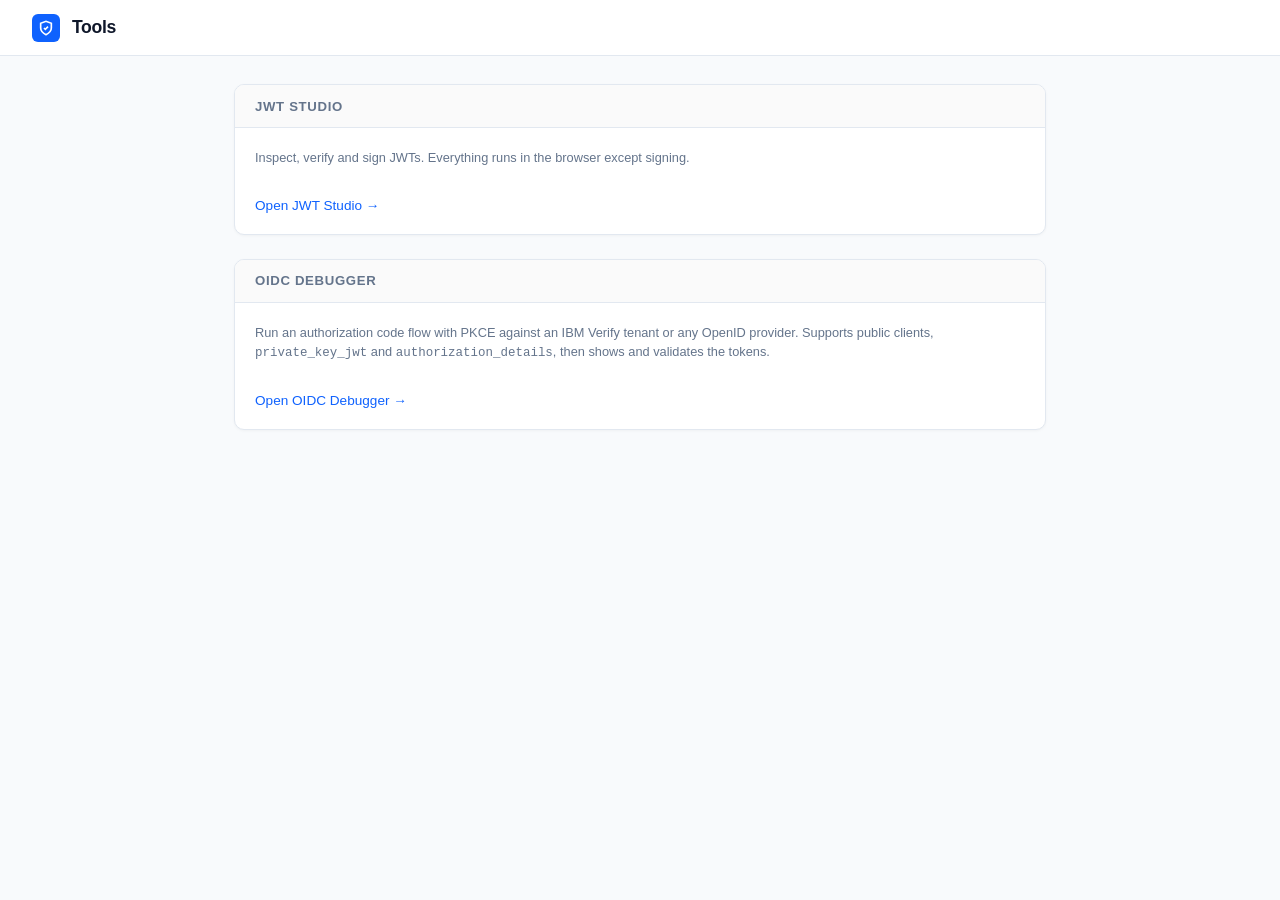
<file: static/index.html>
<!DOCTYPE html>
<html lang="en">
<head>
  <meta charset="UTF-8">
  <meta name="viewport" content="width=device-width, initial-scale=1.0">
  <title>Tools</title>
  <link rel="stylesheet" href="/static/studio.css">
</head>
<body>
  <header>
    <div class="brand">
      <div class="brand-icon">
        <svg width="16" height="16" viewBox="0 0 24 24" fill="none" stroke="currentColor" stroke-width="2.5"><path d="M12 22s8-4 8-10V5l-8-3-8 3v7c0 6 8 10 8 10z"/><path d="m9 12 2 2 4-4"/></svg>
      </div>
      <span>Tools</span>
    </div>
  </header>

  <main style="max-width: 860px;">
    <section class="card">
      <div class="card-head"><span class="card-title">JWT Studio</span></div>
      <div class="card-body">
        <p class="hint">Inspect, verify and sign JWTs. Everything runs in the browser except signing.</p>
        <p style="margin-top: 0.75rem;"><a class="brand-link" href="/jwt-studio">Open JWT Studio &rarr;</a></p>
      </div>
    </section>

    <section class="card">
      <div class="card-head"><span class="card-title">OIDC Debugger</span></div>
      <div class="card-body">
        <p class="hint">Run an authorization code flow with PKCE against an IBM Verify tenant or any OpenID provider. Supports public clients, <code>private_key_jwt</code> and <code>authorization_details</code>, then shows and validates the tokens.</p>
        <p style="margin-top: 0.75rem;"><a class="brand-link" href="/oidc-debugger">Open OIDC Debugger &rarr;</a></p>
      </div>
    </section>
  </main>
</body>
</html>
</file>
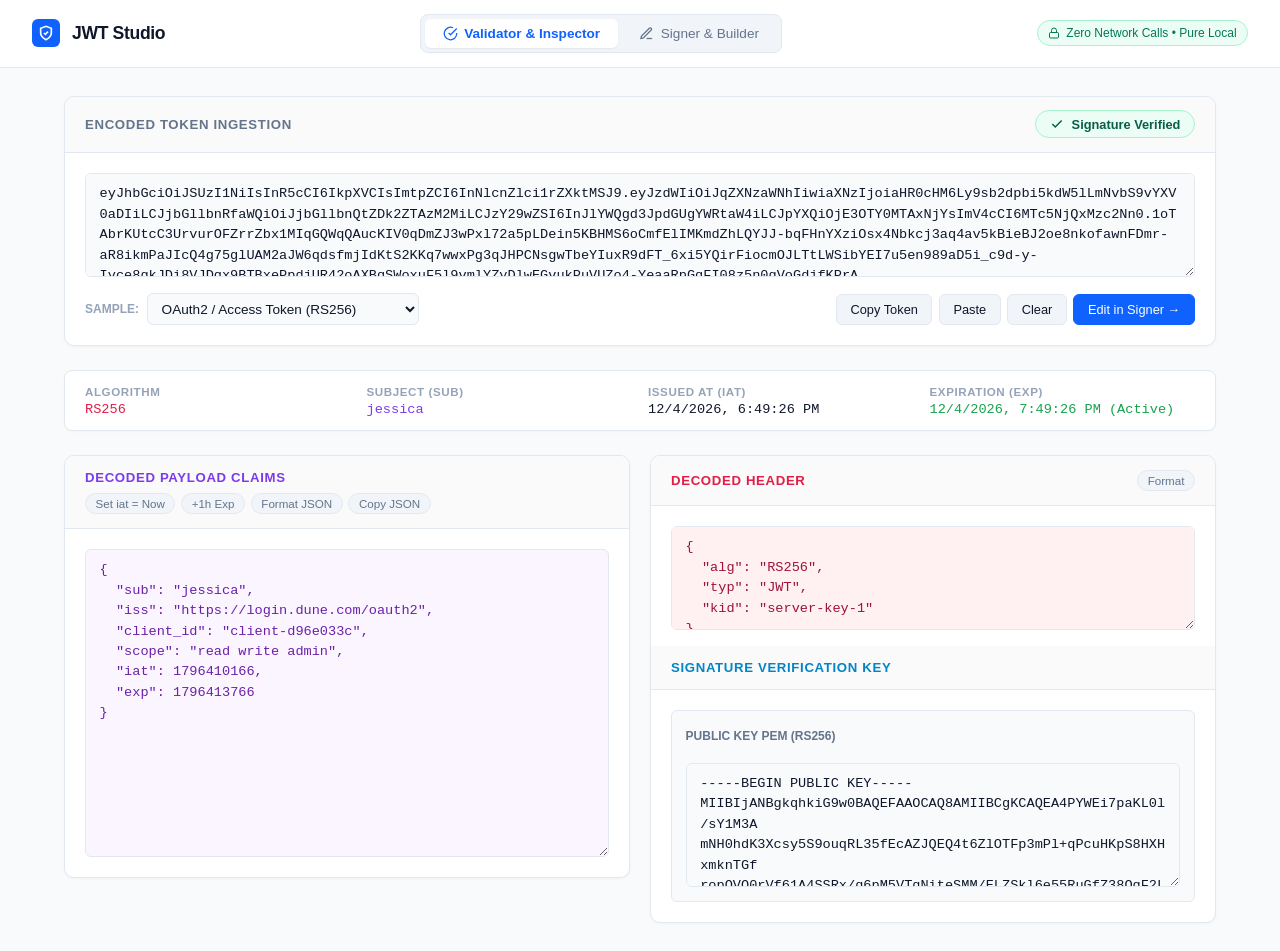
<file: static/jwt.html>
<!DOCTYPE html>
<html lang="en">
<head>
  <meta charset="UTF-8">
  <meta name="viewport" content="width=device-width, initial-scale=1.0">
  <title>Local JWT Studio — Inspector & Signer</title>
  <link rel="stylesheet" href="/static/studio.css">
</head>
<body>

  <!-- Top Navigation Header -->
  <header>
    <div class="brand">
      <div class="brand-icon">
        <svg width="16" height="16" viewBox="0 0 24 24" fill="none" stroke="currentColor" stroke-width="2.5"><path d="M12 22s8-4 8-10V5l-8-3-8 3v7c0 6 8 10 8 10z"/><path d="m9 12 2 2 4-4"/></svg>
      </div>
      <span>JWT Studio</span>
    </div>

    <!-- Tab Buttons -->
    <div class="tab-switcher">
      <button id="tab-btn-validator" class="tab-btn active">
        <svg width="15" height="15" viewBox="0 0 24 24" fill="none" stroke="currentColor" stroke-width="2"><path d="M22 11.08V12a10 10 0 1 1-5.93-9.14"/><polyline points="22 4 12 14.01 9 11.01"/></svg>
        Validator & Inspector
      </button>
      <button id="tab-btn-signer" class="tab-btn">
        <svg width="15" height="15" viewBox="0 0 24 24" fill="none" stroke="currentColor" stroke-width="2"><path d="M12 20h9"/><path d="M16.5 3.5a2.121 2.121 0 0 1 3 3L7 19l-4 1 1-4L16.5 3.5z"/></svg>
        Signer & Builder
      </button>
    </div>

    <div class="privacy-tag">
      <svg width="12" height="12" viewBox="0 0 24 24" fill="none" stroke="currentColor" stroke-width="2"><rect width="18" height="11" x="3" y="11" rx="2" ry="2"/><path d="M7 11V7a5 5 0 0 1 10 0v4"/></svg>
      Zero Network Calls &bull; Pure Local
    </div>
  </header>

  <main>

    <!-- ========================================== -->
    <!-- TAB 1: VALIDATOR & INSPECTOR (DECODER)      -->
    <!-- ========================================== -->
    <div id="tab-validator" class="tab-content active">

      <!-- Step 1: Encoded Token Input -->
      <section class="card">
        <div class="card-head">
          <span class="card-title">Encoded Token Ingestion</span>
          <div style="display: flex; align-items: center; gap: 0.6rem;">
            <div id="v-status-pill" class="status-pill valid">
              <svg width="14" height="14" viewBox="0 0 24 24" fill="none" stroke="currentColor" stroke-width="2.5"><path d="M20 6 9 17l-5-5"/></svg>
              <span id="v-status-text">Signature Verified</span>
            </div>
          </div>
        </div>
        <div class="card-body">
          <textarea id="v-jwt-input" class="mono" rows="4" placeholder="Paste or edit your JWT token here (header.payload.signature)..."></textarea>
          <div style="display: flex; justify-content: space-between; align-items: center; flex-wrap: wrap; gap: 0.5rem;">
            <div style="display: flex; gap: 0.5rem; align-items: center;">
              <span style="font-size: 0.75rem; color: var(--text-dim); text-transform: uppercase; font-weight: 600;">Sample:</span>
              <select id="v-sample-picker" style="width: auto; height: 32px; padding: 0.2rem 0.6rem;">
                <option value="rs256_access">OAuth2 / Access Token (RS256)</option>
                <option value="spiffe_svid">SPIFFE Workload JWT-SVID (RS256)</option>
                <option value="hs256_standard">Standard HMAC Token (HS256)</option>
                <option value="es256_standard">ECDSA Token (ES256)</option>
                <option value="none_unsigned">Unsecured Token (none)</option>
              </select>
            </div>
            <div style="display: flex; gap: 0.4rem;">
              <button id="v-btn-copy-token" class="btn">Copy Token</button>
              <button id="v-btn-paste" class="btn">Paste</button>
              <button id="v-btn-clear" class="btn">Clear</button>
              <button id="v-btn-to-signer" class="btn btn-primary">Edit in Signer &rarr;</button>
            </div>
          </div>
        </div>
      </section>

      <!-- Step 2: Telemetry Overview -->
      <div class="summary-strip">
        <div class="summary-item">
          <span class="summary-label">Algorithm</span>
          <span id="v-meta-alg" class="summary-val badge-header-tag">RS256</span>
        </div>
        <div class="summary-item">
          <span class="summary-label">Subject (sub)</span>
          <span id="v-meta-sub" class="summary-val badge-payload-tag">--</span>
        </div>
        <div class="summary-item">
          <span class="summary-label">Issued At (iat)</span>
          <span id="v-meta-iat" class="summary-val">--</span>
        </div>
        <div class="summary-item">
          <span class="summary-label">Expiration (exp)</span>
          <span id="v-meta-exp" class="summary-val">--</span>
        </div>
      </div>

      <!-- Step 3: Decoded Payload & Signature Verification Deck -->
      <div class="form-row">

        <!-- Decoded Payload Claims -->
        <section class="card">
          <div class="card-head">
            <span class="card-title badge-payload-tag">Decoded Payload Claims</span>
            <div style="display: flex; gap: 0.35rem; flex-wrap: wrap;">
              <button class="pill-btn" id="v-btn-iat-now">Set iat = Now</button>
              <button class="pill-btn" id="v-btn-exp-1h">+1h Exp</button>
              <button class="pill-btn" id="v-btn-format">Format JSON</button>
              <button class="pill-btn" id="v-btn-copy-payload">Copy JSON</button>
            </div>
          </div>
          <div class="card-body">
            <textarea id="v-payload-output" class="mono" rows="14" style="color: #6b21a8; background: #faf5ff;" placeholder="Edit or inspect payload claims JSON..."></textarea>
          </div>
        </section>

        <!-- Header & Verification Key Deck -->
        <section class="card" style="display: flex; flex-direction: column; gap: 1rem;">
          <div>
            <div class="card-head">
              <span class="card-title badge-header-tag">Decoded Header</span>
              <button class="pill-btn" id="v-btn-format-header">Format</button>
            </div>
            <div class="card-body" style="padding-bottom: 0;">
              <textarea id="v-header-output" class="mono" rows="4" style="color: #9f1239; background: #fff1f2;" placeholder="Edit or inspect header JSON..."></textarea>
            </div>
          </div>

          <div style="flex: 1; display: flex; flex-direction: column;">
            <div class="card-head">
              <span class="card-title badge-sig-tag">Signature Verification Key</span>
            </div>
            <div class="card-body">
              <div style="background: #f8fafc; border: 1px solid var(--card-border); border-radius: 6px; padding: 0.85rem; display: flex; flex-direction: column; gap: 0.5rem;">
                <div class="label-row">
                  <span id="v-key-type-label" style="font-size: 0.75rem; text-transform: uppercase; color: var(--text-muted); font-weight: 600;">Public Key PEM (RS256)</span>
                  <label id="v-b64-option" class="checkbox-label" style="display: none;">
                    <input type="checkbox" id="v-secret-is-b64">
                    Base64 Secret
                  </label>
                </div>
                <textarea id="v-verify-key" class="mono" rows="5" placeholder="Enter public key PEM or HMAC secret to verify..."></textarea>
              </div>
            </div>
          </div>
        </section>

      </div>

    </div>

    <!-- ========================================== -->
    <!-- TAB 2: SIGNER & BUILDER (ENCODER)           -->
    <!-- ========================================== -->
    <div id="tab-signer" class="tab-content">

      <!-- Step 1: Algorithm & Key -->
      <section class="card">
        <div class="card-head">
          <span class="card-title">1. Algorithm & Signing Key</span>
          <button id="s-btn-gen-key" class="btn">
            <svg width="14" height="14" viewBox="0 0 24 24" fill="none" stroke="currentColor" stroke-width="2"><path d="m21 2-2 2m-1.5 1.5L14 9M3 21l3-3m1.5-1.5L11 13m0 0 3-3m-3 3-3-3m6 0 3 3"/></svg>
            Generate New Key Pair
          </button>
        </div>
        <div class="card-body">
          <div class="form-row">
            
            <div class="form-group">
              <div class="label-row">
                <label for="s-alg-select">Signing Algorithm</label>
              </div>
              <select id="s-alg-select">
                <optgroup label="RSA (Asymmetric)">
                  <option value="RS256" selected>RS256 (RSA SHA-256)</option>
                  <option value="RS384">RS384 (RSA SHA-384)</option>
                  <option value="RS512">RS512 (RSA SHA-512)</option>
                  <option value="PS256">PS256 (RSA-PSS SHA-256)</option>
                  <option value="PS384">PS384 (RSA-PSS SHA-384)</option>
                  <option value="PS512">PS512 (RSA-PSS SHA-512)</option>
                </optgroup>
                <optgroup label="HMAC (Symmetric)">
                  <option value="HS256">HS256 (HMAC SHA-256)</option>
                  <option value="HS384">HS384 (HMAC SHA-384)</option>
                  <option value="HS512">HS512 (HMAC SHA-512)</option>
                </optgroup>
                <optgroup label="ECDSA (Elliptic Curve)">
                  <option value="ES256">ES256 (ECDSA P-256)</option>
                  <option value="ES384">ES384 (ECDSA P-384)</option>
                  <option value="ES512">ES512 (ECDSA P-521)</option>
                </optgroup>
                <optgroup label="Unsecured">
                  <option value="none">none (Unsecured)</option>
                </optgroup>
              </select>
            </div>

            <div class="form-group">
              <div class="label-row">
                <label id="s-key-label" for="s-key-input">Private Key (PEM PKCS#8)</label>
                <label id="s-hmac-b64-wrapper" class="checkbox-label" style="display: none;">
                  <input type="checkbox" id="s-secret-is-b64">
                  Base64 Secret
                </label>
              </div>
              <textarea id="s-key-input" class="mono" rows="3" placeholder="Enter private key PEM or secret..."></textarea>
            </div>

          </div>
        </div>
      </section>

      <!-- Step 2: Claims & Header Builder -->
      <section class="card">
        <div class="card-head">
          <span class="card-title">2. Payload Claims & Header Definition</span>
          <div style="display: flex; gap: 0.35rem; flex-wrap: wrap;">
            <button class="pill-btn" id="s-btn-tpl-spiffe">SPIFFE Workload SVID</button>
            <button class="pill-btn" id="s-btn-tpl-standard">Standard OIDC</button>
            <button class="pill-btn" id="s-btn-iat-now">Set iat = Now</button>
            <button class="pill-btn" id="s-btn-exp-1h">+1h Exp</button>
            <button class="pill-btn" id="s-btn-add-jti">Add UUID jti</button>
            <button class="pill-btn" id="s-btn-format">Format JSON</button>
          </div>
        </div>
        <div class="card-body">
          <div class="form-row">
            <div class="form-group">
              <div class="label-row">
                <label for="s-payload-editor" style="color: var(--payload-color);">Payload JSON (Claims)</label>
              </div>
              <textarea id="s-payload-editor" class="mono" rows="10" style="color: #6b21a8; background: #faf5ff;"></textarea>
            </div>
            <div class="form-group">
              <div class="label-row">
                <label for="s-header-editor" style="color: var(--header-color);">Header JSON</label>
              </div>
              <textarea id="s-header-editor" class="mono" rows="10" style="color: #9f1239; background: #fff1f2;"></textarea>
            </div>
          </div>
        </div>
      </section>

      <!-- Step 3: Generated Output Deck -->
      <section class="card">
        <div class="card-head">
          <span class="card-title" style="color: var(--sig-color);">3. Generated Signed JWT</span>
          <div style="display: flex; gap: 0.5rem;">
            <button id="s-btn-copy-token" class="btn btn-primary">
              <svg width="14" height="14" viewBox="0 0 24 24" fill="none" stroke="currentColor" stroke-width="2"><rect width="14" height="14" x="8" y="8" rx="2" ry="2"/><path d="M4 16c-1.1 0-2-.9-2-2V4c0-1.1.9-2 2-2h10c1.1 0 2 .9 2 2"/></svg>
              Copy Token
            </button>
            <button id="s-btn-to-validator" class="btn">
              Test in Validator &rarr;
            </button>
          </div>
        </div>
        <div class="card-body">
          <div id="s-token-display" class="token-display-box"></div>
        </div>
      </section>

    </div>

  </main>

  <div id="toast">Copied to clipboard</div>

  <script>
    const DEFAULT_SECRET = "your-256-bit-secret";

    // Track state to share symmetrically across tabs
    let currentPublicKeyPem = '';
    let currentPrivateKeyPem = '';
    let sCurrentToken = '';

    // --- Tab Switching & State Mirroring Logic ---
    const tabBtnValidator = document.getElementById('tab-btn-validator');
    const tabBtnSigner = document.getElementById('tab-btn-signer');
    const tabValidator = document.getElementById('tab-validator');
    const tabSigner = document.getElementById('tab-signer');

    async function switchTab(tab) {
      if (tab === 'signer') {
        await syncValidatorToSigner();
        tabBtnValidator.classList.remove('active');
        tabBtnSigner.classList.add('active');
        tabValidator.classList.remove('active');
        tabSigner.classList.add('active');
        window.location.hash = '#signer';
      } else {
        await syncSignerToValidator();
        tabBtnSigner.classList.remove('active');
        tabBtnValidator.classList.add('active');
        tabSigner.classList.remove('active');
        tabValidator.classList.add('active');
        window.location.hash = '#validator';
      }
    }

    tabBtnValidator.addEventListener('click', () => switchTab('validator'));
    tabBtnSigner.addEventListener('click', () => switchTab('signer'));

    // --- Crypto & Base64URL Utilities ---
    function b64UrlDecode(str) {
      str = str.replace(/-/g, '+').replace(/_/g, '/');
      while (str.length % 4) str += '=';
      const binary = atob(str);
      const bytes = new Uint8Array(binary.length);
      for (let i = 0; i < binary.length; i++) bytes[i] = binary.charCodeAt(i);
      return bytes;
    }

    function b64UrlEncode(uint8Array) {
      let binary = '';
      for (let i = 0; i < uint8Array.byteLength; i++) binary += String.fromCharCode(uint8Array[i]);
      return btoa(binary).replace(/\+/g, '-').replace(/\//g, '_').replace(/=+$/, '');
    }

    function b64UrlEncodeStr(str) {
      return b64UrlEncode(new TextEncoder().encode(str));
    }

    function pemToBuffer(pem) {
      const clean = pem.replace(/-----BEGIN [A-Z0-9 ]+-----/g, '').replace(/-----END [A-Z0-9 ]+-----/g, '').replace(/\s+/g, '');
      const binary = atob(clean);
      const bytes = new Uint8Array(binary.length);
      for (let i = 0; i < binary.length; i++) bytes[i] = binary.charCodeAt(i);
      return bytes.buffer;
    }

    function bufferToPem(buffer, label) {
      const b64 = btoa(String.fromCharCode(...new Uint8Array(buffer)));
      const lines = b64.match(/.{1,64}/g) || [];
      return `-----BEGIN ${label}-----\n${lines.join('\n')}\n-----END ${label}-----`;
    }

    const toast = document.getElementById('toast');
    function showToast(msg) {
      toast.textContent = msg;
      toast.classList.add('show');
      setTimeout(() => toast.classList.remove('show'), 2000);
    }

    // ==========================================
    // VALIDATOR TAB ELEMENTS
    // ==========================================
    const vJwtInput = document.getElementById('v-jwt-input');
    const vHeaderOutput = document.getElementById('v-header-output');
    const vPayloadOutput = document.getElementById('v-payload-output');
    const vStatusPill = document.getElementById('v-status-pill');
    const vStatusText = document.getElementById('v-status-text');
    const vVerifyKey = document.getElementById('v-verify-key');
    const vKeyTypeLabel = document.getElementById('v-key-type-label');
    const vB64Option = document.getElementById('v-b64-option');
    const vSecretIsB64 = document.getElementById('v-secret-is-b64');
    const vSamplePicker = document.getElementById('v-sample-picker');
    const vMetaAlg = document.getElementById('v-meta-alg');
    const vMetaSub = document.getElementById('v-meta-sub');
    const vMetaIat = document.getElementById('v-meta-iat');
    const vMetaExp = document.getElementById('v-meta-exp');

    // ==========================================
    // SIGNER TAB ELEMENTS
    // ==========================================
    const sAlgSelect = document.getElementById('s-alg-select');
    const sKeyInput = document.getElementById('s-key-input');
    const sKeyLabel = document.getElementById('s-key-label');
    const sHmacB64Wrapper = document.getElementById('s-hmac-b64-wrapper');
    const sSecretIsB64 = document.getElementById('s-secret-is-b64');
    const sPayloadEditor = document.getElementById('s-payload-editor');
    const sHeaderEditor = document.getElementById('s-header-editor');
    const sTokenDisplay = document.getElementById('s-token-display');

    function vUpdateStatus(type, msg) {
      vStatusPill.className = `status-pill ${type}`;
      vStatusText.textContent = msg;
      if (type === 'valid') {
        vStatusPill.querySelector('svg').innerHTML = '<path d="M20 6 9 17l-5-5"/>';
      } else if (type === 'invalid') {
        vStatusPill.querySelector('svg').innerHTML = '<path d="M18 6 6 18M6 6l12 12"/>';
      } else {
        vStatusPill.querySelector('svg').innerHTML = '<circle cx="12" cy="12" r="10"/><line x1="12" y1="8" x2="12" y2="12"/>';
      }
    }

    // Inspect Encoded Token (changes to v-jwt-input)
    async function vInspectToken() {
      const token = (vJwtInput.value || '').trim();
      if (!token) {
        vHeaderOutput.value = '';
        vPayloadOutput.value = '';
        vMetaAlg.textContent = '--';
        vMetaSub.textContent = '--';
        vMetaIat.textContent = '--';
        vMetaExp.textContent = '--';
        vUpdateStatus('invalid', 'No Token Provided');
        return;
      }

      const parts = token.split('.');
      if (parts.length < 2 || parts.length > 3) {
        vHeaderOutput.value = '';
        vPayloadOutput.value = '';
        vUpdateStatus('invalid', 'Malformed JWT');
        return;
      }

      let headerObj, payloadObj;
      try {
        headerObj = JSON.parse(new TextDecoder().decode(b64UrlDecode(parts[0])));
        vHeaderOutput.value = JSON.stringify(headerObj, null, 2);
      } catch (e) {
        vHeaderOutput.value = 'Invalid Header: ' + e.message;
        vUpdateStatus('invalid', 'Header Decode Failed');
        return;
      }

      try {
        payloadObj = JSON.parse(new TextDecoder().decode(b64UrlDecode(parts[1])));
        vPayloadOutput.value = JSON.stringify(payloadObj, null, 2);
      } catch (e) {
        vPayloadOutput.value = 'Invalid Payload: ' + e.message;
        vUpdateStatus('invalid', 'Payload Decode Failed');
        return;
      }

      const alg = headerObj.alg || 'RS256';
      vMetaAlg.textContent = alg;
      vMetaSub.textContent = payloadObj.sub || 'None';

      const now = Math.floor(Date.now() / 1000);
      vMetaIat.textContent = payloadObj.iat ? new Date(payloadObj.iat * 1000).toLocaleString() : 'N/A';
      if (payloadObj.exp) {
        const isExp = now > payloadObj.exp;
        const expStr = new Date(payloadObj.exp * 1000).toLocaleString();
        vMetaExp.textContent = `${expStr} (${isExp ? 'Expired' : 'Active'})`;
        vMetaExp.style.color = isExp ? '#dc2626' : '#16a34a';
      } else {
        vMetaExp.textContent = 'None';
        vMetaExp.style.color = 'inherit';
      }

      if (alg.startsWith('HS')) {
        vKeyTypeLabel.textContent = `HMAC Secret (${alg})`;
        vB64Option.style.display = 'inline-flex';
        if (!vVerifyKey.value || vVerifyKey.value.includes('BEGIN PUBLIC KEY')) {
          vVerifyKey.value = DEFAULT_SECRET;
        }
      } else if (alg === 'none') {
        vKeyTypeLabel.textContent = 'Unsecured (No Key Required)';
        vB64Option.style.display = 'none';
        vUpdateStatus('unsigned', 'Unsecured Token (alg: none)');
        return;
      } else {
        vKeyTypeLabel.textContent = `Public Key PEM (${alg})`;
        vB64Option.style.display = 'none';
      }

      if (parts.length !== 3 || !parts[2]) {
        vUpdateStatus('invalid', 'Missing Signature');
        return;
      }

      await vCheckSignature(alg, parts[0], parts[1], parts[2]);
    }

    // Two-way editing on Validator side: When user edits decoded Header or Payload
    async function vOnDecodedInput() {
      let headerObj, payloadObj;
      try { headerObj = JSON.parse(vHeaderOutput.value); } catch (e) { vUpdateStatus('invalid', 'Invalid Header JSON'); return; }
      try { payloadObj = JSON.parse(vPayloadOutput.value); } catch (e) { vUpdateStatus('invalid', 'Invalid Payload JSON'); return; }

      const alg = headerObj.alg || 'RS256';
      vMetaAlg.textContent = alg;
      vMetaSub.textContent = payloadObj.sub || 'None';

      const now = Math.floor(Date.now() / 1000);
      vMetaIat.textContent = payloadObj.iat ? new Date(payloadObj.iat * 1000).toLocaleString() : 'N/A';
      if (payloadObj.exp) {
        const isExp = now > payloadObj.exp;
        const expStr = new Date(payloadObj.exp * 1000).toLocaleString();
        vMetaExp.textContent = `${expStr} (${isExp ? 'Expired' : 'Active'})`;
        vMetaExp.style.color = isExp ? '#dc2626' : '#16a34a';
      } else {
        vMetaExp.textContent = 'None';
        vMetaExp.style.color = 'inherit';
      }

      const hB64 = b64UrlEncodeStr(JSON.stringify(headerObj));
      const pB64 = b64UrlEncodeStr(JSON.stringify(payloadObj));

      if (alg === 'none') {
        vJwtInput.value = `${hB64}.${pB64}.`;
        vUpdateStatus('unsigned', 'Unsecured Token (alg: none)');
        return;
      }

      if (alg.startsWith('HS')) {
        vKeyTypeLabel.textContent = `HMAC Secret (${alg})`;
        vB64Option.style.display = 'inline-flex';
        const keyStr = (vVerifyKey.value || '').trim();
        if (keyStr) {
          try {
            const secretBytes = vSecretIsB64.checked ? b64UrlDecode(keyStr) : new TextEncoder().encode(keyStr);
            const hashName = alg === 'HS384' ? 'SHA-384' : alg === 'HS512' ? 'SHA-512' : 'SHA-256';
            const cryptoKey = await crypto.subtle.importKey('raw', secretBytes, { name: 'HMAC', hash: hashName }, false, ['sign']);
            const sigBytes = await crypto.subtle.sign('HMAC', cryptoKey, new TextEncoder().encode(`${hB64}.${pB64}`));
            const sigB64 = b64UrlEncode(new Uint8Array(sigBytes));
            vJwtInput.value = `${hB64}.${pB64}.${sigB64}`;
            vUpdateStatus('valid', 'Signature Verified');
            return;
          } catch (e) {}
        }
      }

      // For asymmetric keys, preserve existing signature or update first 2 segments
      const existingToken = (vJwtInput.value || '').trim();
      const existingParts = existingToken.split('.');
      const sigPart = existingParts.length === 3 ? existingParts[2] : '';
      vJwtInput.value = `${hB64}.${pB64}.${sigPart}`;
      if (sigPart) {
        await vCheckSignature(alg, hB64, pB64, sigPart);
      } else {
        vUpdateStatus('invalid', 'Signature Mismatch');
      }
    }

    async function vCheckSignature(alg, hB64, pB64, sigB64) {
      const data = new TextEncoder().encode(`${hB64}.${pB64}`);
      const sigBytes = b64UrlDecode(sigB64);
      const keyStr = (vVerifyKey.value || '').trim();

      if (!keyStr) {
        vUpdateStatus('unsigned', 'Paste public key or secret to verify signature');
        return;
      }

      try {
        let valid = false;

        if (alg.startsWith('HS')) {
          const secretBytes = vSecretIsB64.checked ? b64UrlDecode(keyStr) : new TextEncoder().encode(keyStr);
          const hashName = alg === 'HS384' ? 'SHA-384' : alg === 'HS512' ? 'SHA-512' : 'SHA-256';
          const cryptoKey = await crypto.subtle.importKey('raw', secretBytes, { name: 'HMAC', hash: hashName }, false, ['verify']);
          valid = await crypto.subtle.verify('HMAC', cryptoKey, sigBytes, data);

        } else if (alg.startsWith('RS') || alg.startsWith('PS')) {
          const isPSS = alg.startsWith('PS');
          const hashName = alg.endsWith('384') ? 'SHA-384' : alg.endsWith('512') ? 'SHA-512' : 'SHA-256';
          const cryptoKey = await crypto.subtle.importKey('spki', pemToBuffer(keyStr), { name: isPSS ? 'RSA-PSS' : 'RSASSA-PKCS1-v1_5', hash: hashName }, false, ['verify']);
          const params = isPSS ? { name: 'RSA-PSS', saltLength: hashName === 'SHA-256' ? 32 : hashName === 'SHA-384' ? 48 : 64 } : 'RSASSA-PKCS1-v1_5';
          valid = await crypto.subtle.verify(params, cryptoKey, sigBytes, data);

        } else if (alg.startsWith('ES')) {
          const curve = alg === 'ES384' ? 'P-384' : alg === 'ES512' ? 'P-521' : 'P-256';
          const hashName = alg === 'ES384' ? 'SHA-384' : alg === 'ES512' ? 'SHA-512' : 'SHA-256';
          const cryptoKey = await crypto.subtle.importKey('spki', pemToBuffer(keyStr), { name: 'ECDSA', namedCurve: curve }, false, ['verify']);
          valid = await crypto.subtle.verify({ name: 'ECDSA', hash: hashName }, cryptoKey, sigBytes, data);
        }

        vUpdateStatus(valid ? 'valid' : 'invalid', valid ? 'Signature Verified' : 'Invalid Signature');

      } catch (err) {
        vUpdateStatus('invalid', 'Verification: ' + err.message);
      }
    }

    async function vLoadSample(type) {
      if (type === 'rs256_access') {
        const keyPair = await crypto.subtle.generateKey({ name: 'RSASSA-PKCS1-v1_5', modulusLength: 2048, publicExponent: new Uint8Array([1,0,1]), hash: 'SHA-256' }, true, ['sign', 'verify']);
        currentPublicKeyPem = bufferToPem(await crypto.subtle.exportKey('spki', keyPair.publicKey), 'PUBLIC KEY');
        currentPrivateKeyPem = bufferToPem(await crypto.subtle.exportKey('pkcs8', keyPair.privateKey), 'PRIVATE KEY');
        vVerifyKey.value = currentPublicKeyPem;
        const header = { alg: "RS256", typ: "JWT", kid: "server-key-1" };
        const payload = {
          sub: "jessica",
          iss: "https://login.dune.com/oauth2",
          client_id: "client-d96e033c",
          scope: "read write admin",
          iat: Math.floor(Date.now() / 1000),
          exp: Math.floor(Date.now() / 1000) + 3600
        };
        const h = b64UrlEncodeStr(JSON.stringify(header));
        const p = b64UrlEncodeStr(JSON.stringify(payload));
        const sig = await crypto.subtle.sign('RSASSA-PKCS1-v1_5', keyPair.privateKey, new TextEncoder().encode(`${h}.${p}`));
        vJwtInput.value = `${h}.${p}.${b64UrlEncode(new Uint8Array(sig))}`;
      } else if (type === 'spiffe_svid') {
        const keyPair = await crypto.subtle.generateKey({ name: 'RSASSA-PKCS1-v1_5', modulusLength: 2048, publicExponent: new Uint8Array([1,0,1]), hash: 'SHA-256' }, true, ['sign', 'verify']);
        currentPublicKeyPem = bufferToPem(await crypto.subtle.exportKey('spki', keyPair.publicKey), 'PUBLIC KEY');
        currentPrivateKeyPem = bufferToPem(await crypto.subtle.exportKey('pkcs8', keyPair.privateKey), 'PRIVATE KEY');
        vVerifyKey.value = currentPublicKeyPem;
        const header = { alg: "RS256", typ: "JWT", kid: "spiffe-workload-key-1" };
        const payload = {
          sub: "spiffe://example.org/ns/production/sa/payment-service",
          iss: "https://oidc.example.org",
          aud: ["https://api.internal.example.org", "spiffe://example.org/ns/production/sa/database-service"],
          iat: Math.floor(Date.now() / 1000),
          exp: Math.floor(Date.now() / 1000) + 3600
        };
        const h = b64UrlEncodeStr(JSON.stringify(header));
        const p = b64UrlEncodeStr(JSON.stringify(payload));
        const sig = await crypto.subtle.sign('RSASSA-PKCS1-v1_5', keyPair.privateKey, new TextEncoder().encode(`${h}.${p}`));
        vJwtInput.value = `${h}.${p}.${b64UrlEncode(new Uint8Array(sig))}`;
      } else if (type === 'hs256_standard') {
        const header = { alg: "HS256", typ: "JWT" };
        const payload = {
          sub: "service-account-42",
          iss: "https://auth.example.com",
          aud: "https://api.example.com",
          scope: "read write admin",
          iat: Math.floor(Date.now() / 1000),
          exp: Math.floor(Date.now() / 1000) + 7200
        };
        vVerifyKey.value = DEFAULT_SECRET;
        vSecretIsB64.checked = false;
        const h = b64UrlEncodeStr(JSON.stringify(header));
        const p = b64UrlEncodeStr(JSON.stringify(payload));
        const key = await crypto.subtle.importKey('raw', new TextEncoder().encode(DEFAULT_SECRET), { name: 'HMAC', hash: 'SHA-256' }, false, ['sign']);
        const sig = await crypto.subtle.sign('HMAC', key, new TextEncoder().encode(`${h}.${p}`));
        vJwtInput.value = `${h}.${p}.${b64UrlEncode(new Uint8Array(sig))}`;
      } else if (type === 'es256_standard') {
        const keyPair = await crypto.subtle.generateKey({ name: 'ECDSA', namedCurve: 'P-256' }, true, ['sign', 'verify']);
        currentPublicKeyPem = bufferToPem(await crypto.subtle.exportKey('spki', keyPair.publicKey), 'PUBLIC KEY');
        currentPrivateKeyPem = bufferToPem(await crypto.subtle.exportKey('pkcs8', keyPair.privateKey), 'PRIVATE KEY');
        vVerifyKey.value = currentPublicKeyPem;
        const header = { alg: "ES256", typ: "JWT" };
        const payload = { sub: "workload-node-01", iss: "https://identity.example.org", exp: Math.floor(Date.now() / 1000) + 86400 };
        const h = b64UrlEncodeStr(JSON.stringify(header));
        const p = b64UrlEncodeStr(JSON.stringify(payload));
        const sig = await crypto.subtle.sign({ name: 'ECDSA', hash: 'SHA-256' }, keyPair.privateKey, new TextEncoder().encode(`${h}.${p}`));
        vJwtInput.value = `${h}.${p}.${b64UrlEncode(new Uint8Array(sig))}`;
      } else if (type === 'none_unsigned') {
        const h = b64UrlEncodeStr(JSON.stringify({ alg: "none", typ: "JWT" }));
        const p = b64UrlEncodeStr(JSON.stringify({ sub: "unsecured-workload", iss: "https://example.org" }));
        vJwtInput.value = `${h}.${p}.`;
      }
      await vInspectToken();
    }

    // Event listeners on Validator
    vJwtInput.addEventListener('input', vInspectToken);
    vVerifyKey.addEventListener('input', vInspectToken);
    vSecretIsB64.addEventListener('change', vInspectToken);
    vHeaderOutput.addEventListener('input', vOnDecodedInput);
    vPayloadOutput.addEventListener('input', vOnDecodedInput);
    vSamplePicker.addEventListener('change', () => vLoadSample(vSamplePicker.value));

    document.getElementById('v-btn-copy-payload').addEventListener('click', () => {
      navigator.clipboard.writeText(vPayloadOutput.value).then(() => showToast('Payload JSON copied!'));
    });

    document.getElementById('v-btn-copy-token').addEventListener('click', () => {
      if (!vJwtInput.value) return;
      navigator.clipboard.writeText(vJwtInput.value).then(() => showToast('JWT copied to clipboard!'));
    });

    document.getElementById('v-btn-paste').addEventListener('click', async () => {
      try {
        vJwtInput.value = (await navigator.clipboard.readText()).trim();
        await vInspectToken();
      } catch (e) {}
    });

    document.getElementById('v-btn-clear').addEventListener('click', () => {
      vJwtInput.value = '';
      vInspectToken();
    });

    document.getElementById('v-btn-to-signer').addEventListener('click', () => switchTab('signer'));

    document.getElementById('v-btn-iat-now').addEventListener('click', () => {
      try {
        const p = JSON.parse(vPayloadOutput.value);
        p.iat = Math.floor(Date.now() / 1000);
        vPayloadOutput.value = JSON.stringify(p, null, 2);
        vOnDecodedInput();
      } catch (e) {}
    });

    document.getElementById('v-btn-exp-1h').addEventListener('click', () => {
      try {
        const p = JSON.parse(vPayloadOutput.value);
        p.exp = Math.floor(Date.now() / 1000) + 3600;
        vPayloadOutput.value = JSON.stringify(p, null, 2);
        vOnDecodedInput();
      } catch (e) {}
    });

    document.getElementById('v-btn-format').addEventListener('click', () => {
      try {
        vPayloadOutput.value = JSON.stringify(JSON.parse(vPayloadOutput.value), null, 2);
        vOnDecodedInput();
      } catch (e) {}
    });

    document.getElementById('v-btn-format-header').addEventListener('click', () => {
      try {
        vHeaderOutput.value = JSON.stringify(JSON.parse(vHeaderOutput.value), null, 2);
        vOnDecodedInput();
      } catch (e) {}
    });

    // ==========================================
    // SIGNER TAB LOGIC
    // ==========================================

    sAlgSelect.addEventListener('change', async () => {
      const alg = sAlgSelect.value;
      try {
        const h = JSON.parse(sHeaderEditor.value || '{}');
        h.alg = alg;
        sHeaderEditor.value = JSON.stringify(h, null, 2);
      } catch (e) {}

      if (alg.startsWith('HS')) {
        sKeyLabel.textContent = 'HMAC Secret';
        sHmacB64Wrapper.style.display = 'inline-flex';
        if (!sKeyInput.value || sKeyInput.value.includes('BEGIN PRIVATE KEY')) {
          sKeyInput.value = DEFAULT_SECRET;
        }
      } else if (alg === 'none') {
        sKeyLabel.textContent = 'No Key (Unsecured)';
        sHmacB64Wrapper.style.display = 'none';
        sKeyInput.value = '';
      } else {
        sKeyLabel.textContent = 'Private Key (PEM PKCS#8)';
        sHmacB64Wrapper.style.display = 'none';
        if (sKeyInput.value === DEFAULT_SECRET || !sKeyInput.value) {
          await sGenerateKeyPair(alg);
        }
      }
      await sSignToken();
    });

    document.getElementById('s-btn-gen-key').addEventListener('click', () => sGenerateKeyPair(sAlgSelect.value));

    async function sGenerateKeyPair(alg) {
      try {
        if (alg.startsWith('HS')) {
          const bytes = new Uint8Array(32);
          crypto.getRandomValues(bytes);
          sKeyInput.value = Array.from(bytes).map(b => b.toString(16).padStart(2, '0')).join('');
          currentPublicKeyPem = '';
          currentPrivateKeyPem = '';
          showToast('Generated 256-bit Random Secret');
        } else if (alg.startsWith('RS') || alg.startsWith('PS')) {
          const isPSS = alg.startsWith('PS');
          const hashName = alg.endsWith('384') ? 'SHA-384' : alg.endsWith('512') ? 'SHA-512' : 'SHA-256';
          const pair = await crypto.subtle.generateKey(
            { name: isPSS ? 'RSA-PSS' : 'RSASSA-PKCS1-v1_5', modulusLength: 2048, publicExponent: new Uint8Array([1, 0, 1]), hash: hashName },
            true,
            ['sign', 'verify']
          );
          const privBuf = await crypto.subtle.exportKey('pkcs8', pair.privateKey);
          const pubBuf = await crypto.subtle.exportKey('spki', pair.publicKey);
          currentPrivateKeyPem = bufferToPem(privBuf, 'PRIVATE KEY');
          currentPublicKeyPem = bufferToPem(pubBuf, 'PUBLIC KEY');
          sKeyInput.value = currentPrivateKeyPem;
          showToast('Generated RSA 2048-bit Keypair');
        } else if (alg.startsWith('ES')) {
          const curve = alg === 'ES384' ? 'P-384' : alg === 'ES512' ? 'P-521' : 'P-256';
          const pair = await crypto.subtle.generateKey({ name: 'ECDSA', namedCurve: curve }, true, ['sign', 'verify']);
          const privBuf = await crypto.subtle.exportKey('pkcs8', pair.privateKey);
          const pubBuf = await crypto.subtle.exportKey('spki', pair.publicKey);
          currentPrivateKeyPem = bufferToPem(privBuf, 'PRIVATE KEY');
          currentPublicKeyPem = bufferToPem(pubBuf, 'PUBLIC KEY');
          sKeyInput.value = currentPrivateKeyPem;
          showToast(`Generated ECDSA ${curve} Keypair`);
        }
        await sSignToken();
      } catch (e) {
        showToast('Key generation error: ' + e.message);
      }
    }

    async function sSignToken() {
      let headerObj, payloadObj;
      try { headerObj = JSON.parse(sHeaderEditor.value); } catch (e) { sTokenDisplay.textContent = 'Invalid Header JSON'; return; }
      try { payloadObj = JSON.parse(sPayloadEditor.value); } catch (e) { sTokenDisplay.textContent = 'Invalid Payload JSON'; return; }

      const alg = headerObj.alg || sAlgSelect.value;
      const hB64 = b64UrlEncodeStr(JSON.stringify(headerObj));
      const pB64 = b64UrlEncodeStr(JSON.stringify(payloadObj));
      const dataStr = `${hB64}.${pB64}`;

      if (alg === 'none') {
        sCurrentToken = `${dataStr}.`;
        sRenderToken(hB64, pB64, '');
        return;
      }

      const dataBytes = new TextEncoder().encode(dataStr);
      try {
        let sigB64 = '';
        if (alg.startsWith('HS')) {
          const secretBytes = sSecretIsB64.checked ? b64UrlDecode(sKeyInput.value) : new TextEncoder().encode(sKeyInput.value);
          const hashName = alg === 'HS384' ? 'SHA-384' : alg === 'HS512' ? 'SHA-512' : 'SHA-256';
          const key = await crypto.subtle.importKey('raw', secretBytes, { name: 'HMAC', hash: hashName }, false, ['sign']);
          const sig = await crypto.subtle.sign('HMAC', key, dataBytes);
          sigB64 = b64UrlEncode(new Uint8Array(sig));
        } else if (alg.startsWith('RS') || alg.startsWith('PS')) {
          if (!sKeyInput.value) {
            await sGenerateKeyPair(alg);
            return;
          }
          const isPSS = alg.startsWith('PS');
          const hashName = alg.endsWith('384') ? 'SHA-384' : alg.endsWith('512') ? 'SHA-512' : 'SHA-256';
          const key = await crypto.subtle.importKey('pkcs8', pemToBuffer(sKeyInput.value), { name: isPSS ? 'RSA-PSS' : 'RSASSA-PKCS1-v1_5', hash: hashName }, false, ['sign']);
          const params = isPSS ? { name: 'RSA-PSS', saltLength: hashName === 'SHA-256' ? 32 : hashName === 'SHA-384' ? 48 : 64 } : 'RSASSA-PKCS1-v1_5';
          const sig = await crypto.subtle.sign(params, key, dataBytes);
          sigB64 = b64UrlEncode(new Uint8Array(sig));
        } else if (alg.startsWith('ES')) {
          if (!sKeyInput.value) {
            await sGenerateKeyPair(alg);
            return;
          }
          const curve = alg === 'ES384' ? 'P-384' : alg === 'ES512' ? 'P-521' : 'P-256';
          const hashName = alg === 'ES384' ? 'SHA-384' : alg === 'ES512' ? 'SHA-512' : 'SHA-256';
          const key = await crypto.subtle.importKey('pkcs8', pemToBuffer(sKeyInput.value), { name: 'ECDSA', namedCurve: curve }, false, ['sign']);
          const sig = await crypto.subtle.sign({ name: 'ECDSA', hash: hashName }, key, dataBytes);
          sigB64 = b64UrlEncode(new Uint8Array(sig));
        }

        sCurrentToken = `${dataStr}.${sigB64}`;
        sRenderToken(hB64, pB64, sigB64);
      } catch (err) {
        sTokenDisplay.innerHTML = `<span style="color: #dc2626;">Signing error: ${err.message}</span>`;
      }
    }

    function sRenderToken(h, p, s) {
      sTokenDisplay.innerHTML = `<span class="jwt-p-header">${h}</span><span class="jwt-p-dot">.</span><span class="jwt-p-payload">${p}</span><span class="jwt-p-dot">.</span><span class="jwt-p-sig">${s}</span>`;
    }

    // Workload / Claim Helper Buttons on Signer
    document.getElementById('s-btn-tpl-spiffe').addEventListener('click', () => {
      sPayloadEditor.value = JSON.stringify({
        sub: "spiffe://example.org/ns/prod/sa/backend-service",
        iss: "https://oidc.example.org",
        aud: ["https://api.example.org", "spiffe://example.org/ns/prod/sa/payment-service"],
        iat: Math.floor(Date.now() / 1000),
        exp: Math.floor(Date.now() / 1000) + 3600
      }, null, 2);
      sSignToken();
    });

    document.getElementById('s-btn-tpl-standard').addEventListener('click', () => {
      sPayloadEditor.value = JSON.stringify({
        sub: "usr_94821038",
        name: "Jane Doe",
        email: "jane.doe@example.com",
        iss: "https://auth.example.com",
        aud: "https://api.example.com",
        iat: Math.floor(Date.now() / 1000),
        exp: Math.floor(Date.now() / 1000) + 3600
      }, null, 2);
      sSignToken();
    });

    document.getElementById('s-btn-iat-now').addEventListener('click', () => {
      try {
        const p = JSON.parse(sPayloadEditor.value);
        p.iat = Math.floor(Date.now() / 1000);
        sPayloadEditor.value = JSON.stringify(p, null, 2);
        sSignToken();
      } catch (e) {}
    });

    document.getElementById('s-btn-exp-1h').addEventListener('click', () => {
      try {
        const p = JSON.parse(sPayloadEditor.value);
        p.exp = Math.floor(Date.now() / 1000) + 3600;
        sPayloadEditor.value = JSON.stringify(p, null, 2);
        sSignToken();
      } catch (e) {}
    });

    document.getElementById('s-btn-add-jti').addEventListener('click', () => {
      try {
        const p = JSON.parse(sPayloadEditor.value);
        p.jti = crypto.randomUUID ? crypto.randomUUID() : Math.random().toString(36).substring(2);
        sPayloadEditor.value = JSON.stringify(p, null, 2);
        sSignToken();
      } catch (e) {}
    });

    document.getElementById('s-btn-format').addEventListener('click', () => {
      try {
        sHeaderEditor.value = JSON.stringify(JSON.parse(sHeaderEditor.value), null, 2);
        sPayloadEditor.value = JSON.stringify(JSON.parse(sPayloadEditor.value), null, 2);
        sSignToken();
      } catch (e) {}
    });

    sHeaderEditor.addEventListener('input', sSignToken);
    sPayloadEditor.addEventListener('input', sSignToken);
    sKeyInput.addEventListener('input', sSignToken);
    sSecretIsB64.addEventListener('change', sSignToken);

    document.getElementById('s-btn-copy-token').addEventListener('click', () => {
      if (!sCurrentToken) return;
      navigator.clipboard.writeText(sCurrentToken).then(() => showToast('JWT copied to clipboard!'));
    });

    document.getElementById('s-btn-to-validator').addEventListener('click', () => switchTab('validator'));

    // ==========================================
    // SYMMETRIC TAB SYNCHRONIZATION
    // ==========================================

    async function syncValidatorToSigner() {
      // 1. Sync Header & Algorithm
      if (vHeaderOutput.value) {
        sHeaderEditor.value = vHeaderOutput.value;
        try {
          const h = JSON.parse(vHeaderOutput.value);
          if (h.alg) {
            sAlgSelect.value = h.alg;
            if (h.alg.startsWith('HS')) {
              sKeyLabel.textContent = 'HMAC Secret';
              sHmacB64Wrapper.style.display = 'inline-flex';
            } else if (h.alg === 'none') {
              sKeyLabel.textContent = 'No Key (Unsecured)';
              sHmacB64Wrapper.style.display = 'none';
            } else {
              sKeyLabel.textContent = 'Private Key (PEM PKCS#8)';
              sHmacB64Wrapper.style.display = 'none';
            }
          }
        } catch (e) {}
      }

      // 2. Sync Payload
      if (vPayloadOutput.value) {
        sPayloadEditor.value = vPayloadOutput.value;
      }

      // 3. Sync Secret / Key
      const alg = sAlgSelect.value;
      if (alg.startsWith('HS') && vVerifyKey.value) {
        sKeyInput.value = vVerifyKey.value;
        sSecretIsB64.checked = vSecretIsB64.checked;
      } else if (alg !== 'none' && !sKeyInput.value) {
        if (currentPrivateKeyPem) {
          sKeyInput.value = currentPrivateKeyPem;
        } else {
          await sGenerateKeyPair(alg);
          return;
        }
      }

      await sSignToken();
    }

    async function syncSignerToValidator() {
      // 1. Sync Encoded Token
      if (sCurrentToken) {
        vJwtInput.value = sCurrentToken;
      }

      // 2. Sync Header & Payload
      if (sHeaderEditor.value) {
        vHeaderOutput.value = sHeaderEditor.value;
      }
      if (sPayloadEditor.value) {
        vPayloadOutput.value = sPayloadEditor.value;
      }

      // 3. Sync Verification Key
      const alg = sAlgSelect.value;
      if (alg.startsWith('HS')) {
        vVerifyKey.value = sKeyInput.value;
        vSecretIsB64.checked = sSecretIsB64.checked;
      } else if (alg !== 'none') {
        if (currentPublicKeyPem) {
          vVerifyKey.value = currentPublicKeyPem;
        }
      }

      await vInspectToken();
    }

    // --- Initial Startup ---
    (async function init() {
      const hash = window.location.hash;
      await vLoadSample('rs256_access');
      if (hash === '#signer') {
        switchTab('signer');
      }
    })();
  </script>
</body>
</html>
</file>
<file: static/studio.css>
:root {
  --bg: #f8fafc;
  --card-bg: #ffffff;
  --card-border: #e2e8f0;
  --accent: #0f62fe;
  --accent-hover: #0043ce;
  --text: #0f172a;
  --text-muted: #64748b;
  --text-dim: #94a3b8;
  --header-color: #e11d48;
  --payload-color: #7c3aed;
  --sig-color: #0284c7;
  --success-bg: #ecfdf5;
  --success-border: #a7f3d0;
  --success-text: #065f46;
  --error-bg: #fef2f2;
  --error-border: #fecaca;
  --error-text: #991b1b;
  --warn-bg: #fffbeb;
  --warn-border: #fde68a;
  --warn-text: #92400e;
  --font-mono: ui-monospace, SFMono-Regular, Menlo, Monaco, Consolas, "Liberation Mono", monospace;
  --font-sans: -apple-system, BlinkMacSystemFont, "Segoe UI", Roboto, Helvetica, Arial, sans-serif;
}

* {
  box-sizing: border-box;
  margin: 0;
  padding: 0;
}

body {
  background-color: var(--bg);
  color: var(--text);
  font-family: var(--font-sans);
  min-height: 100vh;
  display: flex;
  flex-direction: column;
}

/* Top Navigation Header */
header {
  background: #ffffff;
  border-bottom: 1px solid var(--card-border);
  padding: 0.85rem 2rem;
  display: flex;
  align-items: center;
  justify-content: space-between;
  gap: 1rem;
  flex-wrap: wrap;
}

.brand {
  display: flex;
  align-items: center;
  gap: 0.75rem;
  font-weight: 700;
  font-size: 1.1rem;
  letter-spacing: -0.02em;
  color: var(--text);
}

.brand-icon {
  width: 28px;
  height: 28px;
  background: var(--accent);
  border-radius: 6px;
  display: flex;
  align-items: center;
  justify-content: center;
  color: white;
}

.tab-switcher {
  display: flex;
  background: #f1f5f9;
  padding: 0.25rem;
  border-radius: 8px;
  border: 1px solid var(--card-border);
  gap: 0.25rem;
}

.tab-btn {
  padding: 0.45rem 1.1rem;
  border-radius: 6px;
  font-size: 0.85rem;
  font-weight: 500;
  border: none;
  background: transparent;
  color: var(--text-muted);
  cursor: pointer;
  display: inline-flex;
  align-items: center;
  gap: 0.4rem;
  transition: all 0.15s ease;
}

.tab-btn:hover {
  color: var(--text);
}

.tab-btn.active {
  background: #ffffff;
  color: var(--accent);
  font-weight: 600;
  box-shadow: 0 1px 2px rgba(0, 0, 0, 0.06);
}

.privacy-tag {
  font-size: 0.75rem;
  color: #047857;
  display: flex;
  align-items: center;
  gap: 0.4rem;
  background: #ecfdf5;
  padding: 0.3rem 0.65rem;
  border-radius: 9999px;
  border: 1px solid #a7f3d0;
  font-weight: 500;
}

/* Main Container */
main {
  max-width: 1200px;
  width: 100%;
  margin: 1.75rem auto;
  padding: 0 1.5rem;
  display: flex;
  flex-direction: column;
  gap: 1.5rem;
  flex: 1;
}

.tab-content {
  display: none;
  flex-direction: column;
  gap: 1.5rem;
}

.tab-content.active {
  display: flex;
}

/* Card Styles */
.card {
  background: var(--card-bg);
  border: 1px solid var(--card-border);
  border-radius: 10px;
  overflow: hidden;
  box-shadow: 0 1px 3px rgba(0, 0, 0, 0.04);
}

.card-head {
  padding: 0.85rem 1.25rem;
  border-bottom: 1px solid var(--card-border);
  display: flex;
  align-items: center;
  justify-content: space-between;
  background: #fafafa;
  flex-wrap: wrap;
  gap: 0.5rem;
}

.card-title {
  font-size: 0.825rem;
  font-weight: 600;
  text-transform: uppercase;
  letter-spacing: 0.05em;
  color: var(--text-muted);
  display: flex;
  align-items: center;
  gap: 0.5rem;
}

.card-body {
  padding: 1.25rem;
  display: flex;
  flex-direction: column;
  gap: 1rem;
}

/* Form Fields & Alignment */
.form-row {
  display: grid;
  grid-template-columns: 1fr 1fr;
  gap: 1.25rem;
  align-items: start;
}

@media (max-width: 800px) {
  .form-row {
    grid-template-columns: 1fr;
  }
}

.form-group {
  display: flex;
  flex-direction: column;
}

.label-row {
  display: flex;
  align-items: center;
  justify-content: space-between;
  min-height: 1.5rem;
  margin-bottom: 0.4rem;
}

label {
  font-size: 0.75rem;
  text-transform: uppercase;
  color: var(--text-muted);
  font-weight: 600;
  letter-spacing: 0.05em;
}

.checkbox-label {
  display: inline-flex;
  align-items: center;
  gap: 0.4rem;
  font-size: 0.75rem;
  text-transform: none;
  color: var(--text-muted);
  cursor: pointer;
  user-select: none;
  font-weight: 500;
}

input[type="checkbox"] {
  width: 14px;
  height: 14px;
  min-width: 14px;
  margin: 0;
  padding: 0;
  accent-color: var(--accent);
  cursor: pointer;
}

select, input:not([type="checkbox"]), textarea {
  width: 100%;
  background: #f8fafc;
  border: 1px solid var(--card-border);
  color: var(--text);
  border-radius: 6px;
  padding: 0.65rem 0.85rem;
  font-size: 0.85rem;
  outline: none;
  transition: all 0.15s ease;
}

select {
  height: 38px;
}

textarea.mono, input.mono {
  font-family: var(--font-mono);
  line-height: 1.5;
}

select:focus, input:focus, textarea:focus {
  background: #ffffff;
  border-color: var(--accent);
  box-shadow: 0 0 0 2px rgba(15, 98, 254, 0.15);
}

/* Buttons */
.btn {
  background: #f1f5f9;
  color: var(--text);
  border: 1px solid var(--card-border);
  border-radius: 6px;
  padding: 0.45rem 0.85rem;
  font-size: 0.8rem;
  font-weight: 500;
  cursor: pointer;
  display: inline-flex;
  align-items: center;
  gap: 0.4rem;
  transition: all 0.15s ease;
}

.btn:hover {
  background: #e2e8f0;
  color: var(--text);
}

.btn-primary {
  background: var(--accent);
  border-color: var(--accent);
  color: white;
}

.btn-primary:hover {
  background: var(--accent-hover);
  border-color: var(--accent-hover);
  color: white;
}

.pill-btn {
  background: #f1f5f9;
  border: 1px solid var(--card-border);
  color: var(--text-muted);
  border-radius: 9999px;
  padding: 0.2rem 0.6rem;
  font-size: 0.725rem;
  cursor: pointer;
  font-weight: 500;
  transition: all 0.15s ease;
}

.pill-btn:hover {
  background: #e2e8f0;
  color: var(--text);
}

/* Status Pill */
.status-pill {
  display: inline-flex;
  align-items: center;
  gap: 0.5rem;
  padding: 0.35rem 0.85rem;
  border-radius: 9999px;
  font-size: 0.8rem;
  font-weight: 600;
}

.status-pill.valid {
  background: var(--success-bg);
  border: 1px solid var(--success-border);
  color: var(--success-text);
}

.status-pill.invalid {
  background: var(--error-bg);
  border: 1px solid var(--error-border);
  color: var(--error-text);
}

.status-pill.unsigned {
  background: var(--warn-bg);
  border: 1px solid var(--warn-border);
  color: var(--warn-text);
}

/* Summary Bar */
.summary-strip {
  display: grid;
  grid-template-columns: repeat(auto-fit, minmax(200px, 1fr));
  gap: 1rem;
  background: #ffffff;
  border: 1px solid var(--card-border);
  border-radius: 8px;
  padding: 0.85rem 1.25rem;
  box-shadow: 0 1px 2px rgba(0, 0, 0, 0.03);
}

.summary-item {
  display: flex;
  flex-direction: column;
  gap: 0.25rem;
}

.summary-label {
  font-size: 0.725rem;
  text-transform: uppercase;
  color: var(--text-dim);
  font-weight: 600;
  letter-spacing: 0.05em;
}

.summary-val {
  font-family: var(--font-mono);
  font-size: 0.85rem;
  color: var(--text);
  font-weight: 500;
  word-break: break-all;
}

.badge-header-tag { color: var(--header-color); }
.badge-payload-tag { color: var(--payload-color); }
.badge-sig-tag { color: var(--sig-color); }

/* Output Displays */
.token-display-box {
  background: #f8fafc;
  border: 1px solid var(--card-border);
  border-radius: 6px;
  padding: 1rem;
  font-family: var(--font-mono);
  font-size: 0.875rem;
  line-height: 1.6;
  word-break: break-all;
  min-height: 120px;
}

.jwt-p-header { color: var(--header-color); font-weight: 600; }
.jwt-p-dot { color: var(--text-dim); }
.jwt-p-payload { color: var(--payload-color); font-weight: 600; }
.jwt-p-sig { color: var(--sig-color); font-weight: 600; }

/* Toast */
#toast {
  position: fixed;
  bottom: 1.5rem;
  right: 1.5rem;
  background: #0f172a;
  color: white;
  padding: 0.7rem 1.2rem;
  border-radius: 8px;
  font-size: 0.85rem;
  transform: translateY(100px);
  opacity: 0;
  transition: all 0.2s cubic-bezier(0.16, 1, 0.3, 1);
  z-index: 9999;
  box-shadow: 0 4px 12px rgba(0, 0, 0, 0.15);
}

#toast.show {
  transform: translateY(0);
  opacity: 1;
}

/* ---------------------------------------------------------------- */
/* OIDC Debugger                                                      */
/* ---------------------------------------------------------------- */
.brand-link {
  color: var(--accent);
  text-decoration: none;
  font-size: 0.85rem;
  font-weight: 500;
}

.brand-link:hover { text-decoration: underline; }

main.narrow { max-width: 860px; }

.hint {
  color: var(--text-muted);
  font-size: 0.8rem;
  line-height: 1.5;
}

.hint code, .readonly {
  font-family: var(--font-mono);
  font-size: 0.78rem;
}

.readonly {
  background: #f8fafc;
  border: 1px solid var(--card-border);
  border-radius: 6px;
  padding: 0.55rem 0.75rem;
  word-break: break-all;
}

.radios {
  display: flex;
  gap: 1.5rem;
  flex-wrap: wrap;
}

.radios .checkbox-label { font-size: 0.85rem; }

input[type="radio"] {
  width: 14px;
  height: 14px;
  min-width: 14px;
  margin: 0;
  padding: 0;
  accent-color: var(--accent);
}

details > summary {
  cursor: pointer;
  color: var(--accent);
  font-size: 0.85rem;
  font-weight: 500;
}

details[open] > summary { margin-bottom: 0.75rem; }

.alert {
  border-radius: 8px;
  padding: 0.75rem 1rem;
  font-size: 0.85rem;
  word-break: break-word;
}

.alert-error {
  background: var(--error-bg);
  border: 1px solid var(--error-border);
  color: var(--error-text);
}

.code-block {
  background: #0f172a;
  color: #e2e8f0;
  border-radius: 8px;
  padding: 0.9rem 1rem;
  font-family: var(--font-mono);
  font-size: 0.8rem;
  line-height: 1.55;
  white-space: pre-wrap;
  word-break: break-all;
  overflow-x: auto;
}

.claims { width: 100%; border-collapse: collapse; font-size: 0.85rem; }

.claims th, .claims td {
  text-align: left;
  vertical-align: top;
  padding: 0.5rem 0.6rem;
  border-bottom: 1px solid var(--card-border);
}

.claims th {
  width: 10rem;
  font-family: var(--font-mono);
  font-weight: 600;
  color: var(--text-muted);
}

.claims td { font-family: var(--font-mono); word-break: break-all; }
.claims td pre { margin: 0; font: inherit; white-space: pre-wrap; }

.claim-note {
  display: block;
  margin-top: 0.15rem;
  font-family: var(--font-sans);
  font-size: 0.75rem;
  color: var(--text-dim);
}

.tag {
  font-size: 0.7rem;
  font-weight: 600;
  text-transform: none;
  letter-spacing: 0;
  color: var(--text-dim);
}
</file>
